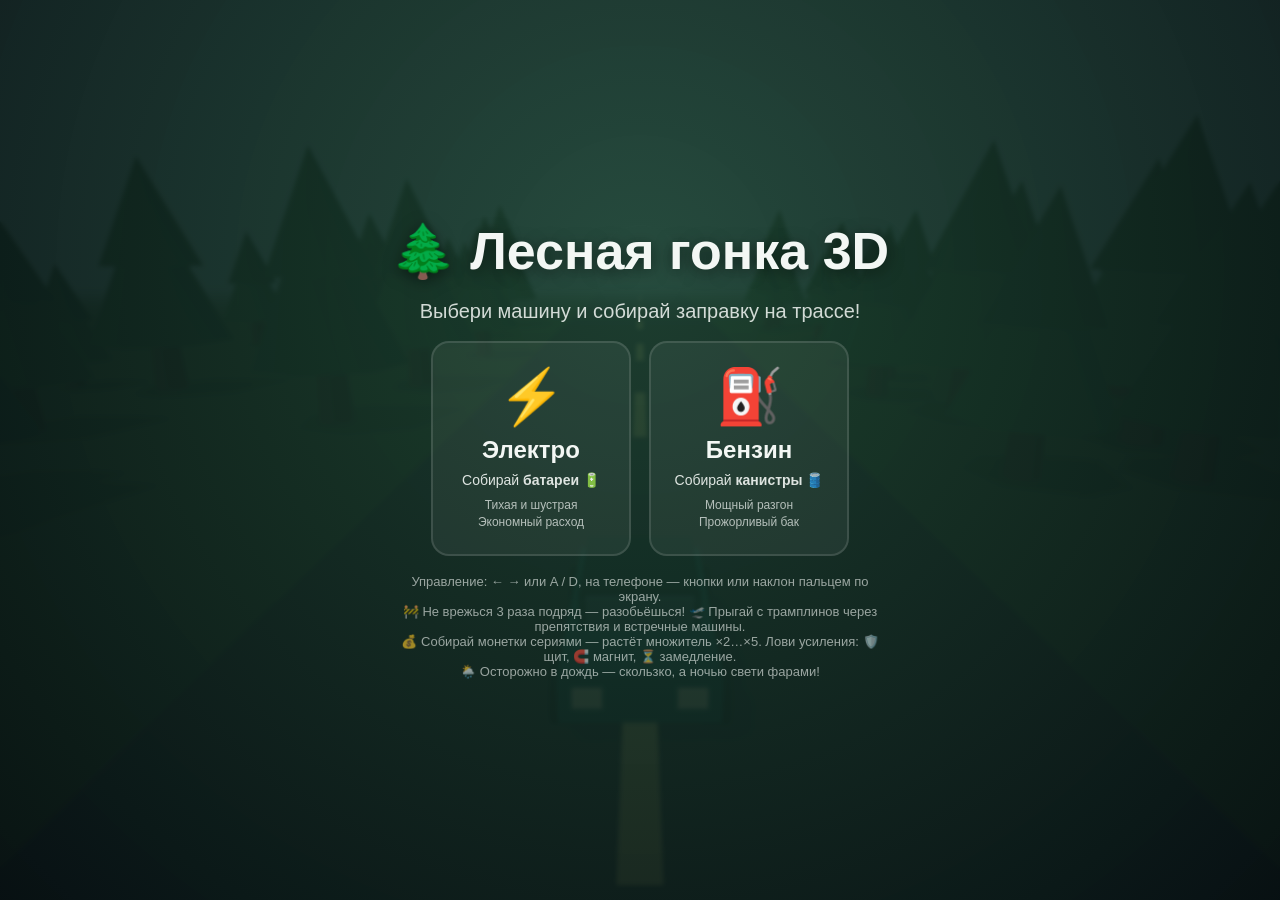
<file: forest-racing/index.html>
<!DOCTYPE html>
<html lang="ru">
<head>
  <meta charset="UTF-8" />
  <meta name="viewport" content="width=device-width, initial-scale=1.0, maximum-scale=1.0, user-scalable=no" />
  <title>Лесная гонка 3D</title>
  <link rel="stylesheet" href="style.css" />
  <!-- Yandex Games SDK (подключается опционально, игра работает и без него) -->
  <script src="https://yandex.ru/games/sdk/v2"></script>
  <script type="importmap">
  {
    "imports": {
      "three": "./js/vendor/three.module.js"
    }
  }
  </script>
</head>
<body>
  <div id="game-root">
    <canvas id="scene"></canvas>

    <!-- HUD -->
    <div id="hud" class="hidden">
      <div class="hud-top">
        <div class="gauge">
          <div class="gauge-label"><span id="fuel-icon">⛽</span> <span id="fuel-name">Топливо</span></div>
          <div class="bar"><div id="fuel-fill" class="bar-fill"></div></div>
        </div>
        <div class="stats">
          <div class="stat"><span class="stat-label">Очки</span><span id="score" class="stat-val">0</span></div>
          <div class="stat"><span class="stat-label">💰 Монеты</span><span id="coins" class="stat-val">0</span></div>
          <div class="stat"><span class="stat-label">Скорость</span><span id="speed" class="stat-val">0</span></div>
          <button id="btn-mute" class="icon-btn" title="Звук">🔊</button>
        </div>
      </div>
      <div id="damage" class="damage"><span class="heart">❤️</span><span class="heart">❤️</span><span class="heart">❤️</span></div>
      <div id="combo" class="combo hidden">×2</div>
      <div id="powerups" class="powerups">
        <span class="pw" id="pw-shield">🛡️<b></b></span>
        <span class="pw" id="pw-magnet">🧲<b></b></span>
        <span class="pw" id="pw-slow">⏳<b></b></span>
      </div>
      <div id="boost-banner" class="banner hidden">🚀 УСКОРЕНИЕ!</div>
      <div id="touch-controls">
        <button id="btn-left" class="touch-btn">◀</button>
        <button id="btn-right" class="touch-btn">▶</button>
      </div>
    </div>

    <!-- Меню выбора машины -->
    <div id="menu" class="overlay">
      <h1>🌲 Лесная гонка 3D</h1>
      <p class="subtitle">Выбери машину и собирай заправку на трассе!</p>
      <div class="car-select">
        <div class="car-card" data-car="electric">
          <div class="car-emoji">⚡</div>
          <h2>Электро</h2>
          <p>Собирай <b>батареи</b> 🔋</p>
          <ul>
            <li>Тихая и шустрая</li>
            <li>Экономный расход</li>
          </ul>
        </div>
        <div class="car-card" data-car="gas">
          <div class="car-emoji">⛽</div>
          <h2>Бензин</h2>
          <p>Собирай <b>канистры</b> 🛢️</p>
          <ul>
            <li>Мощный разгон</li>
            <li>Прожорливый бак</li>
          </ul>
        </div>
      </div>
      <p class="hint">Управление: ← → или A / D, на телефоне — кнопки или наклон пальцем по экрану.<br>
      🚧 Не врежься 3 раза подряд — разобьёшься! 🛫 Прыгай с трамплинов через препятствия и встречные машины.<br>
      💰 Собирай монетки сериями — растёт множитель ×2…×5. Лови усиления: 🛡️ щит, 🧲 магнит, ⏳ замедление.<br>
      🌦️ Осторожно в дождь — скользко, а ночью свети фарами!</p>
    </div>

    <!-- Экран Game Over -->
    <div id="gameover" class="overlay hidden">
      <h1 id="gameover-title">Бак пуст! 🏁</h1>
      <p class="final">Очки: <span id="final-score">0</span></p>
      <p class="final-coins">💰 Монеты: <span id="final-coins">0</span></p>
      <p class="final-best">Рекорд: <span id="best-score">0</span></p>
      <button id="btn-restart" class="big-btn">Ещё раз</button>
      <button id="btn-menu" class="big-btn ghost">Сменить машину</button>
    </div>
  </div>

  <script type="module" src="js/game.js"></script>
</body>
</html>
</file>
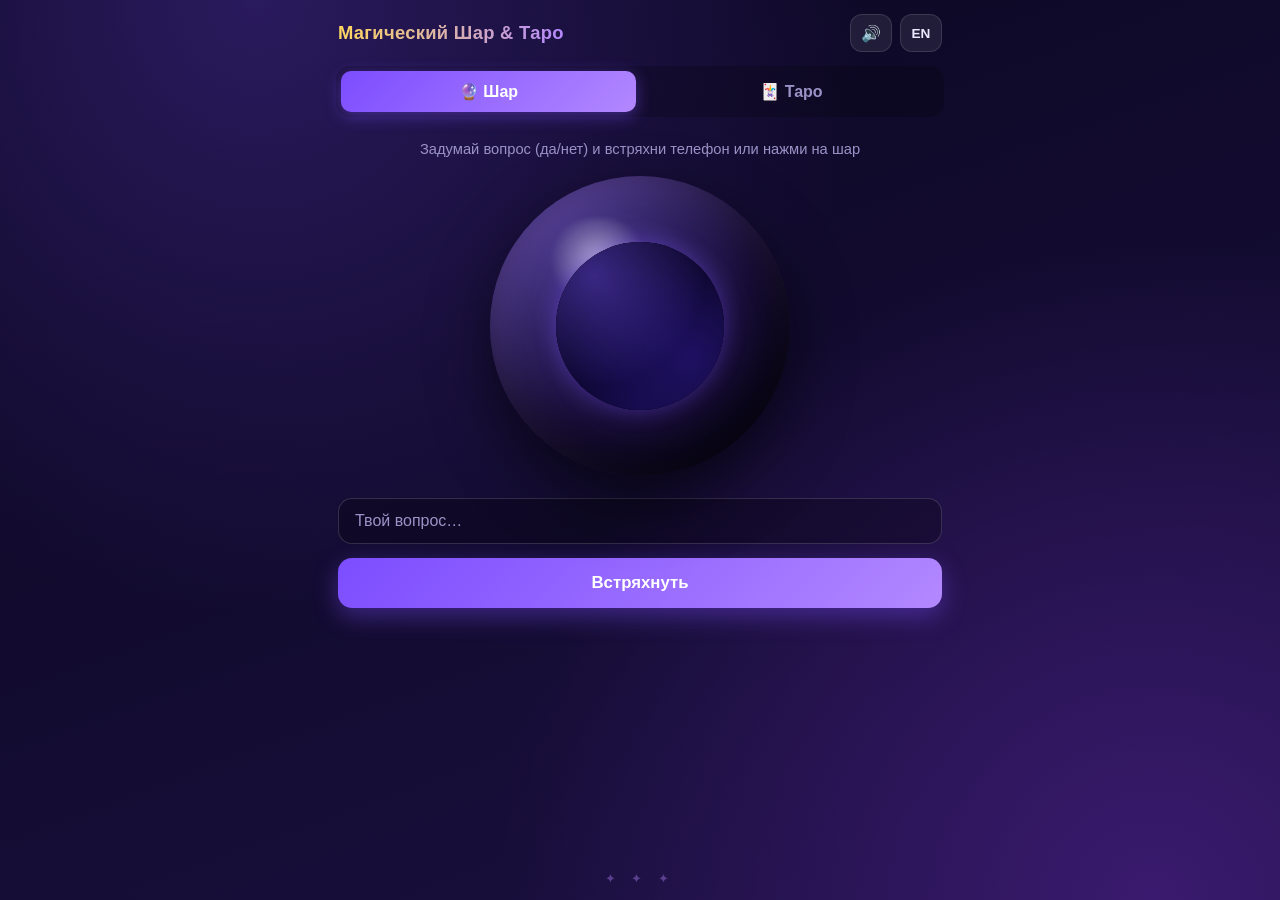
<file: magic-ball/index.html>
<!DOCTYPE html>
<html lang="ru">
<head>
  <meta charset="UTF-8">
  <meta name="viewport" content="width=device-width, initial-scale=1.0, maximum-scale=1.0, user-scalable=no, viewport-fit=cover">
  <meta name="theme-color" content="#0b0720">
  <meta name="description" content="Волшебный шар с ответами на вопросы и колода Таро (78 карт) с раскладами и трактовками.">
  <title>Магический Шар & Таро</title>
  <link rel="manifest" href="manifest.json">
  <link rel="icon" type="image/png" sizes="32x32" href="icons/favicon-32.png">
  <link rel="apple-touch-icon" href="icons/apple-touch-icon.png">
  <meta name="apple-mobile-web-app-capable" content="yes">
  <meta name="apple-mobile-web-app-status-bar-style" content="black-translucent">
  <link rel="stylesheet" href="css/style.css">
  <!-- Yandex Games SDK. При локальном запуске отсутствует — приложение работает без него. -->
  <script src="https://yandex.ru/games/sdk/v2"></script>
</head>
<body>
  <div class="app">
    <header class="topbar">
      <h1 id="appTitle">Магический Шар & Таро</h1>
      <div class="controls">
        <button id="soundBtn" class="icon-btn" aria-label="sound">🔊</button>
        <button id="langBtn" class="icon-btn lang">EN</button>
      </div>
    </header>

    <nav class="tabs">
      <button id="tabBallBtn" class="tab active">🔮 Шар</button>
      <button id="tabTarotBtn" class="tab">🃏 Таро</button>
    </nav>

    <main class="content">
      <!-- ============ ШАР ============ -->
      <section id="ballView" class="view">
        <p id="ballHint" class="hint">Задумай вопрос (да/нет) и встряхни телефон или нажми на шар</p>

        <div class="ball-stage">
          <div id="ball" class="ball" role="button" tabindex="0">
            <div class="ball-glow"></div>
            <div class="ball-window">
              <div class="liquid"></div>
              <div class="bubbles">
                <span></span><span></span><span></span>
                <span></span><span></span><span></span>
              </div>
              <div id="ballThink" class="ball-think"></div>
              <div id="die" class="die">
                <div id="ballAnswer" class="ball-answer"></div>
              </div>
            </div>
          </div>
        </div>

        <input id="question" class="question" type="text" placeholder="Твой вопрос…" maxlength="120">
        <button id="shakeBtn" class="primary-btn">Встряхнуть</button>
      </section>

      <!-- ============ ТАРО ============ -->
      <section id="tarotView" class="view hidden">
        <div class="tarot-controls">
          <select id="spreadSelect" class="spread-select" aria-label="spread"></select>
          <button id="drawBtn" class="primary-btn">Разложить карты</button>
        </div>
        <p id="tarotHint" class="hint">Выбери расклад</p>
        <div id="cards" class="cards"></div>
      </section>
    </main>

    <footer class="footer">
      <span>✦ ✦ ✦</span>
    </footer>
  </div>

  <script src="js/i18n.js"></script>
  <script src="js/tarot.js"></script>
  <script src="js/app.js"></script>
  <script>
    // Регистрация service worker (нужен для установки PWA/TWA).
    if ('serviceWorker' in navigator) {
      window.addEventListener('load', function () {
        navigator.serviceWorker.register('sw.js').catch(function () {});
      });
    }
  </script>
</body>
</html>
</file>
<file: forest-racing/style.css>
* { margin: 0; padding: 0; box-sizing: border-box; }

html, body {
  width: 100%;
  height: 100%;
  overflow: hidden;
  background: #0b1418;
  font-family: -apple-system, "Segoe UI", Roboto, "Helvetica Neue", Arial, sans-serif;
  color: #f3f7f4;
  -webkit-user-select: none;
  user-select: none;
  touch-action: none;
}

#game-root { position: fixed; inset: 0; }

#scene { display: block; width: 100%; height: 100%; }

.hidden { display: none !important; }

/* ---------- Overlays (меню / game over) ---------- */
.overlay {
  position: absolute;
  inset: 0;
  display: flex;
  flex-direction: column;
  align-items: center;
  justify-content: center;
  gap: 18px;
  padding: 24px;
  text-align: center;
  background: radial-gradient(circle at 50% 30%, rgba(28, 64, 48, 0.92), rgba(7, 16, 18, 0.96));
  backdrop-filter: blur(2px);
  z-index: 10;
}

.overlay h1 {
  font-size: clamp(28px, 7vw, 52px);
  text-shadow: 0 3px 16px rgba(0, 0, 0, 0.5);
}

.subtitle { font-size: clamp(14px, 3.5vw, 20px); opacity: 0.85; }
.hint { font-size: 13px; opacity: 0.6; max-width: 480px; }

/* ---------- Выбор машины ---------- */
.car-select {
  display: flex;
  gap: 18px;
  flex-wrap: wrap;
  justify-content: center;
}

.car-card {
  width: 200px;
  padding: 22px 18px;
  border-radius: 18px;
  background: rgba(255, 255, 255, 0.06);
  border: 2px solid rgba(255, 255, 255, 0.12);
  cursor: pointer;
  transition: transform 0.15s ease, border-color 0.15s ease, background 0.15s ease;
}
.car-card:hover, .car-card:active {
  transform: translateY(-4px) scale(1.03);
  border-color: #7CFC9A;
  background: rgba(124, 252, 154, 0.12);
}
.car-card .car-emoji { font-size: 54px; }
.car-card h2 { margin: 8px 0; font-size: 24px; }
.car-card p { font-size: 14px; opacity: 0.9; }
.car-card ul { list-style: none; margin-top: 10px; font-size: 12px; opacity: 0.7; }
.car-card ul li { margin: 3px 0; }

/* ---------- Кнопки ---------- */
.big-btn {
  font-size: 20px;
  padding: 14px 34px;
  border-radius: 14px;
  border: none;
  background: #7CFC9A;
  color: #06140c;
  font-weight: 700;
  cursor: pointer;
  transition: transform 0.12s ease, filter 0.12s ease;
}
.big-btn:hover { transform: scale(1.05); filter: brightness(1.08); }
.big-btn.ghost { background: transparent; color: #f3f7f4; border: 2px solid rgba(255,255,255,0.3); }

.final { font-size: 26px; }
.final-best { font-size: 18px; opacity: 0.7; }

/* ---------- HUD ---------- */
#hud { position: absolute; inset: 0; pointer-events: none; z-index: 5; }

.hud-top {
  position: absolute;
  top: 14px; left: 14px; right: 14px;
  display: flex;
  justify-content: space-between;
  align-items: flex-start;
  gap: 12px;
}

.gauge { width: min(46%, 280px); }
.gauge-label { font-size: 14px; margin-bottom: 5px; text-shadow: 0 1px 4px #000; }

.bar {
  width: 100%;
  height: 16px;
  border-radius: 10px;
  background: rgba(0, 0, 0, 0.45);
  border: 1px solid rgba(255, 255, 255, 0.2);
  overflow: hidden;
}
.bar-fill {
  height: 100%;
  width: 100%;
  border-radius: 10px;
  background: linear-gradient(90deg, #ff5b5b, #ffd23f, #7CFC9A);
  transition: width 0.12s linear;
}

/* ---------- Жизни / урон ---------- */
.damage {
  position: absolute;
  top: 58px; right: 14px;
  display: flex;
  gap: 4px;
  font-size: 22px;
  text-shadow: 0 1px 4px #000;
}
.damage .heart {
  transition: transform 0.2s ease, opacity 0.2s ease, filter 0.2s ease;
}
.damage .heart.lost {
  opacity: 0.35;
  filter: grayscale(1);
  transform: scale(0.8);
}
.damage.shake { animation: dmgShake 0.3s ease; }
@keyframes dmgShake {
  0%, 100% { transform: translateX(0); }
  25% { transform: translateX(-6px); }
  75% { transform: translateX(6px); }
}

/* ---------- Комбо-множитель ---------- */
.combo {
  position: absolute;
  top: 150px; left: 50%;
  transform: translateX(-50%);
  font-size: clamp(22px, 6vw, 40px);
  font-weight: 900;
  color: #7CFC9A;
  text-shadow: 0 0 16px rgba(124, 252, 154, 0.8), 0 2px 6px #000;
  animation: comboPulse 0.4s ease-in-out infinite alternate;
}
@keyframes comboPulse {
  from { transform: translateX(-50%) scale(1) rotate(-3deg); }
  to   { transform: translateX(-50%) scale(1.15) rotate(3deg); }
}

/* ---------- Иконки активных усилений ---------- */
.powerups {
  position: absolute;
  top: 92px; right: 14px;
  display: flex;
  flex-direction: column;
  gap: 6px;
  align-items: flex-end;
}
.powerups .pw {
  display: none;
  align-items: center;
  gap: 4px;
  font-size: 22px;
  padding: 2px 8px;
  border-radius: 12px;
  background: rgba(0, 0, 0, 0.45);
  border: 1px solid rgba(255, 255, 255, 0.25);
  text-shadow: 0 1px 4px #000;
}
.powerups .pw.on { display: inline-flex; }
.powerups .pw b { font-size: 14px; font-weight: 700; opacity: 0.9; }

.stats { display: flex; gap: 16px; }
.stat { display: flex; flex-direction: column; align-items: flex-end; }
.stat-label { font-size: 11px; opacity: 0.7; text-transform: uppercase; letter-spacing: 1px; }
.stat-val { font-size: 22px; font-weight: 700; text-shadow: 0 1px 4px #000; }

/* ---------- Сенсорные кнопки ---------- */
#touch-controls {
  position: absolute;
  bottom: 24px; left: 0; right: 0;
  display: flex;
  justify-content: space-between;
  padding: 0 24px;
}
.touch-btn {
  pointer-events: auto;
  width: 84px; height: 84px;
  border-radius: 50%;
  font-size: 34px;
  border: 2px solid rgba(255, 255, 255, 0.35);
  background: rgba(0, 0, 0, 0.35);
  color: #fff;
  -webkit-tap-highlight-color: transparent;
}
.touch-btn:active { background: rgba(124, 252, 154, 0.35); }

/* Прячем сенсорные кнопки на десктопе по умолчанию — покажем из JS при касании */
body:not(.touch) #touch-controls { display: none; }

/* ---------- Кнопка звука ---------- */
.icon-btn {
  pointer-events: auto;
  width: 40px; height: 40px;
  border-radius: 50%;
  font-size: 20px;
  border: 1px solid rgba(255, 255, 255, 0.3);
  background: rgba(0, 0, 0, 0.35);
  color: #fff;
  cursor: pointer;
  align-self: center;
}
.icon-btn:active { transform: scale(0.92); }

/* ---------- Баннер ускорения ---------- */
.banner {
  position: absolute;
  top: 96px; left: 50%;
  transform: translateX(-50%);
  font-size: clamp(20px, 5vw, 34px);
  font-weight: 800;
  color: #ffd23f;
  text-shadow: 0 0 18px rgba(255, 210, 63, 0.8), 0 2px 6px #000;
  animation: pulse 0.5s ease-in-out infinite alternate;
}
@keyframes pulse {
  from { transform: translateX(-50%) scale(1); }
  to   { transform: translateX(-50%) scale(1.12); }
}
</file>
<file: magic-ball/css/style.css>
/* Магический Шар & Таро — стили / Magic Ball & Tarot styles */

:root {
  --bg-1: #0b0720;
  --bg-2: #1a1040;
  --accent: #b388ff;
  --accent-2: #7c4dff;
  --gold: #ffd75e;
  --text: #ece8ff;
  --muted: #9b93c7;
  --card-bg: #160d33;
  --radius: 18px;
}

* { box-sizing: border-box; -webkit-tap-highlight-color: transparent; }

html, body {
  margin: 0;
  height: 100%;
  font-family: -apple-system, BlinkMacSystemFont, 'Segoe UI', Roboto, 'Helvetica Neue', Arial, sans-serif;
  color: var(--text);
  background:
    radial-gradient(circle at 20% 0%, #2a1a5e 0%, transparent 45%),
    radial-gradient(circle at 90% 100%, #3a1a6e 0%, transparent 45%),
    linear-gradient(160deg, var(--bg-1), var(--bg-2));
  background-attachment: fixed;
  overflow-x: hidden;
}

.app {
  max-width: 640px;
  margin: 0 auto;
  min-height: 100%;
  display: flex;
  flex-direction: column;
  padding: env(safe-area-inset-top) 16px env(safe-area-inset-bottom);
}

/* ---------- Topbar ---------- */
.topbar {
  display: flex;
  align-items: center;
  justify-content: space-between;
  padding: 14px 2px 6px;
}
.topbar h1 {
  font-size: 1.15rem;
  margin: 0;
  font-weight: 700;
  letter-spacing: .3px;
  background: linear-gradient(90deg, var(--gold), var(--accent));
  -webkit-background-clip: text;
  background-clip: text;
  -webkit-text-fill-color: transparent;
}
.controls { display: flex; gap: 8px; }
.icon-btn {
  background: rgba(255,255,255,.08);
  border: 1px solid rgba(255,255,255,.12);
  color: var(--text);
  border-radius: 12px;
  min-width: 42px;
  height: 38px;
  font-size: 1rem;
  cursor: pointer;
  transition: transform .1s, background .2s;
}
.icon-btn:active { transform: scale(.92); }
.icon-btn.lang { font-weight: 700; font-size: .85rem; }

/* ---------- Tabs ---------- */
.tabs {
  display: flex;
  gap: 8px;
  margin: 8px 0 4px;
  background: rgba(0,0,0,.2);
  padding: 5px;
  border-radius: 14px;
}
.tab {
  flex: 1;
  padding: 11px;
  border: none;
  border-radius: 10px;
  background: transparent;
  color: var(--muted);
  font-size: 1rem;
  font-weight: 600;
  cursor: pointer;
  transition: all .2s;
}
.tab.active {
  background: linear-gradient(135deg, var(--accent-2), var(--accent));
  color: #fff;
  box-shadow: 0 4px 16px rgba(124,77,255,.45);
}

/* ---------- Content ---------- */
.content { flex: 1; padding: 14px 2px; }
.view { animation: fadeIn .35s ease; }
.hidden { display: none; }
@keyframes fadeIn { from { opacity: 0; transform: translateY(8px); } to { opacity: 1; transform: none; } }

.hint {
  text-align: center;
  color: var(--muted);
  font-size: .92rem;
  margin: 4px 0 16px;
  line-height: 1.4;
}

/* ---------- Magic Ball ---------- */
.ball-stage {
  display: flex;
  justify-content: center;
  margin: 6px 0 22px;
  perspective: 800px;
}
.ball {
  position: relative;
  width: min(74vw, 300px);
  height: min(74vw, 300px);
  border-radius: 50%;
  background:
    radial-gradient(circle at 32% 28%, #4b3a8f, #1a0f3d 55%, #08051c 100%);
  box-shadow:
    inset -18px -24px 50px rgba(0,0,0,.7),
    inset 14px 16px 40px rgba(179,136,255,.25),
    0 24px 60px rgba(0,0,0,.55);
  display: flex;
  align-items: center;
  justify-content: center;
  cursor: pointer;
  user-select: none;
  transition: transform .15s;
}
.ball:active { transform: scale(.97); }
.ball-glow {
  position: absolute;
  top: 14%; left: 18%;
  width: 36%; height: 28%;
  background: radial-gradient(circle, rgba(255,255,255,.55), transparent 70%);
  border-radius: 50%;
  filter: blur(2px);
  pointer-events: none;
}
.ball-window {
  position: relative;
  width: 56%;
  height: 56%;
  border-radius: 50%;
  overflow: hidden;
  background: #0a0524;
  box-shadow: inset 0 0 30px rgba(0,0,0,.85), 0 0 22px rgba(124,77,255,.4);
}

/* Жидкость внутри — медленно «дышащий» сине-фиолетовый вихрь. */
.liquid {
  position: absolute;
  inset: -25%;
  background:
    radial-gradient(circle at 32% 30%, rgba(96,68,210,.55), transparent 45%),
    radial-gradient(circle at 70% 62%, rgba(42,22,128,.6), transparent 50%),
    radial-gradient(circle at 50% 85%, rgba(18,10,70,.85), transparent 60%),
    #0a0524;
  animation: swirl 9s ease-in-out infinite alternate;
}
@keyframes swirl {
  0%   { transform: rotate(0deg) scale(1.15); }
  100% { transform: rotate(22deg) scale(1.25); }
}
.ball-window.churning .liquid { animation-duration: 1.1s; }

/* Пузырьки, поднимающиеся со дна. */
.bubbles { position: absolute; inset: 0; pointer-events: none; }
.bubbles span {
  position: absolute;
  bottom: -12%;
  border-radius: 50%;
  background: radial-gradient(circle at 30% 30%, rgba(255,255,255,.75), rgba(170,140,255,.12));
  opacity: 0;
  animation: rise linear infinite;
}
.bubbles span:nth-child(1) { left: 22%; width: 7px;  height: 7px;  animation-duration: 4.5s; animation-delay: .2s; }
.bubbles span:nth-child(2) { left: 40%; width: 5px;  height: 5px;  animation-duration: 5.5s; animation-delay: 1.4s; }
.bubbles span:nth-child(3) { left: 55%; width: 9px;  height: 9px;  animation-duration: 4s;   animation-delay: .8s; }
.bubbles span:nth-child(4) { left: 68%; width: 4px;  height: 4px;  animation-duration: 6s;   animation-delay: 2.1s; }
.bubbles span:nth-child(5) { left: 33%; width: 6px;  height: 6px;  animation-duration: 5s;   animation-delay: 3s; }
.bubbles span:nth-child(6) { left: 78%; width: 6px;  height: 6px;  animation-duration: 4.8s; animation-delay: 1.8s; }
@keyframes rise {
  0%   { transform: translateY(0) scale(.6);   opacity: 0; }
  15%  { opacity: .9; }
  80%  { opacity: .7; }
  100% { transform: translateY(-340%) scale(1); opacity: 0; }
}
.ball-window.churning .bubbles span { animation-duration: 1s !important; animation-delay: 0s !important; }

/* Текст «думает…» по центру жидкости. */
.ball-think {
  position: absolute;
  inset: 0;
  display: flex;
  align-items: center;
  justify-content: center;
  text-align: center;
  padding: 14%;
  color: rgba(206,196,244,.9);
  font-size: clamp(.75rem, 3vw, .95rem);
  font-weight: 600;
  opacity: 0;
  transition: opacity .3s;
}
.ball-think.show { opacity: 1; }

/* Классический синий треугольник с ответом, всплывающий из глубины. */
.die {
  position: absolute;
  left: 50%;
  top: 50%;
  width: 88%;
  aspect-ratio: 1 / 0.92;
  transform: translate(-50%, 30%) scale(.5);
  clip-path: polygon(50% 5%, 95% 92%, 5% 92%);
  background: radial-gradient(circle at 50% 72%, #3f5fd6, #16266f 68%, #0a1442);
  box-shadow: inset 0 0 22px rgba(0,0,0,.55);
  display: flex;
  align-items: flex-end;
  justify-content: center;
  opacity: 0;
  pointer-events: none;
}
.die.surfacing { animation: surface 1s cubic-bezier(.2,.8,.3,1) forwards; }
.die.floating  { animation: bob 3.6s ease-in-out infinite; }
@keyframes surface {
  0%   { opacity: 0; transform: translate(-50%, 30%)  scale(.5)  rotate(-14deg); filter: blur(6px); }
  45%  { opacity: .7; filter: blur(3px); }
  78%  { opacity: 1; transform: translate(-50%, -58%) scale(1.06) rotate(5deg);  filter: blur(0); }
  100% { opacity: 1; transform: translate(-50%, -50%) scale(1)    rotate(0deg);  filter: blur(0); }
}
@keyframes bob {
  0%, 100% { transform: translate(-50%, -50%) rotate(-2deg); }
  50%      { transform: translate(-50%, -54%) rotate(2deg); }
}
.ball-answer {
  max-width: 74%;
  margin-bottom: 13%;
  text-align: center;
  font-size: clamp(.7rem, 3vw, 1rem);
  font-weight: 700;
  color: #fff;
  text-shadow: 0 0 8px rgba(130,165,255,.85);
  line-height: 1.2;
}

.ball.shaking { animation: shake .5s cubic-bezier(.36,.07,.19,.97) 2; }
@keyframes shake {
  10%, 90% { transform: translate3d(-2px, -1px, 0) rotate(-2deg); }
  20%, 80% { transform: translate3d(4px, 2px, 0) rotate(3deg); }
  30%, 50%, 70% { transform: translate3d(-8px, 3px, 0) rotate(-4deg); }
  40%, 60% { transform: translate3d(8px, -3px, 0) rotate(4deg); }
}

.question {
  display: block;
  width: 100%;
  padding: 13px 16px;
  margin: 0 auto 14px;
  border-radius: 14px;
  border: 1px solid rgba(255,255,255,.15);
  background: rgba(0,0,0,.25);
  color: var(--text);
  font-size: 1rem;
  outline: none;
}
.question::placeholder { color: var(--muted); }
.question:focus { border-color: var(--accent); }

.primary-btn {
  display: block;
  width: 100%;
  padding: 15px;
  border: none;
  border-radius: 14px;
  background: linear-gradient(135deg, var(--accent-2), var(--accent));
  color: #fff;
  font-size: 1.05rem;
  font-weight: 700;
  cursor: pointer;
  box-shadow: 0 8px 24px rgba(124,77,255,.4);
  transition: transform .1s, box-shadow .2s;
}
.primary-btn:active { transform: translateY(2px) scale(.99); box-shadow: 0 4px 12px rgba(124,77,255,.4); }

/* ---------- Tarot ---------- */
.tarot-controls {
  display: flex;
  gap: 10px;
  margin-bottom: 6px;
}
.spread-select {
  flex: 1;
  padding: 13px 14px;
  border-radius: 14px;
  border: 1px solid rgba(255,255,255,.15);
  background: rgba(0,0,0,.25);
  color: var(--text);
  font-size: 1rem;
  outline: none;
  appearance: none;
}
.tarot-controls .primary-btn { flex: 1.2; width: auto; }

.cards {
  display: grid;
  gap: 14px;
  margin-top: 14px;
  grid-template-columns: repeat(3, 1fr);
}
.cards.spread-one { grid-template-columns: 1fr; max-width: 240px; margin-left: auto; margin-right: auto; }
.cards.spread-cross { grid-template-columns: repeat(2, 1fr); }
@media (max-width: 400px) {
  .cards { grid-template-columns: repeat(2, 1fr); }
}

.card-slot { display: flex; flex-direction: column; }
.card-pos {
  text-align: center;
  font-size: .78rem;
  color: var(--accent);
  margin-bottom: 6px;
  font-weight: 600;
  min-height: 1.1em;
}

.card {
  position: relative;
  width: 100%;
  aspect-ratio: 2 / 3;
  perspective: 900px;
  cursor: pointer;
  opacity: 0;
  transform: translateY(12px);
  transition: opacity .4s, transform .4s;
}
.card.dealt { opacity: 1; transform: none; }

.card-inner {
  position: absolute;
  inset: 0;
  transform-style: preserve-3d;
  transition: transform .55s cubic-bezier(.4,.2,.2,1);
}
.card.flipped .card-inner { transform: rotateY(180deg); }

.card-face {
  position: absolute;
  inset: 0;
  backface-visibility: hidden;
  -webkit-backface-visibility: hidden;
  border-radius: 12px;
  overflow: hidden;
  display: flex;
  flex-direction: column;
  align-items: center;
  justify-content: center;
}
.card-back {
  background:
    repeating-linear-gradient(45deg, #2a1a5e 0 10px, #1e1248 10px 20px);
  border: 2px solid var(--gold);
  color: var(--gold);
  font-size: 2rem;
  box-shadow: inset 0 0 24px rgba(0,0,0,.5);
}
.card-back span { animation: spin 6s linear infinite; }
@keyframes spin { to { transform: rotate(360deg); } }

.card-front {
  transform: rotateY(180deg);
  background: linear-gradient(160deg, var(--card-bg), #0d0726);
  border: 2px solid var(--accent-2);
  padding: 7px 6px;
  text-align: center;
  justify-content: flex-start;
  gap: 4px;
}
.card-front.reversed .card-emoji { transform: rotate(180deg); }
.card-emoji { font-size: 1.8rem; margin-top: 4px; }
.card-name { font-size: .68rem; font-weight: 700; color: var(--gold); line-height: 1.15; }
.card-meaning {
  font-size: .6rem;
  color: var(--text);
  line-height: 1.25;
  overflow-y: auto;
  flex: 1;
  margin-top: 2px;
}

/* Цветовые акценты мастей / suit accents */
.suit-major   { border-color: var(--gold); }
.suit-wands   { border-color: #ff8a5c; }
.suit-cups    { border-color: #5cc8ff; }
.suit-swords  { border-color: #c9d1ff; }
.suit-pentacles { border-color: #ffd75e; }

/* ---------- Footer ---------- */
.footer {
  text-align: center;
  color: rgba(179,136,255,.4);
  padding: 14px;
  font-size: .8rem;
  letter-spacing: 6px;
}
</file>
